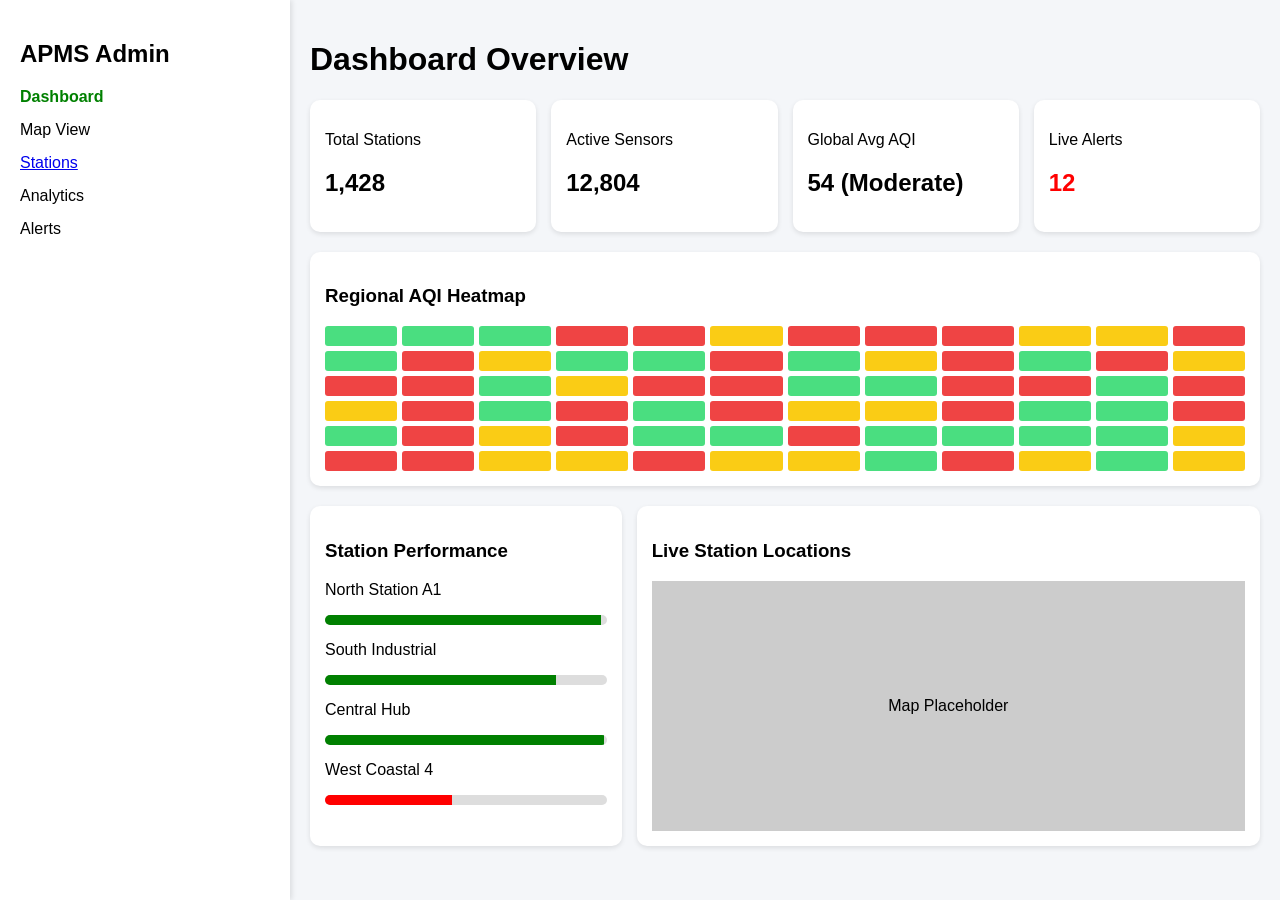
<file: admin/admin_dashboard.html>
<!DOCTYPE html>
<html lang="en">
<head>
  <meta charset="UTF-8">
  <meta name="viewport" content="width=device-width, initial-scale=1.0">
  <title>Air Pollution Admin Dashboard</title>
  <style>
    body { margin:0; font-family: Arial; background:#f4f6f9; }
    .container { display:flex; height:100vh; }
    .sidebar { width:250px; background:white; padding:20px; box-shadow:2px 0 5px rgba(0,0,0,0.1); }
    .sidebar h2 { margin-bottom:20px; }
    .sidebar ul { list-style:none; padding:0; }
    .sidebar li { margin:15px 0; cursor:pointer; }
    .sidebar li.active { color:green; font-weight:bold; }

    .main { flex:1; padding:20px; overflow:auto; }
    .cards { display:grid; grid-template-columns:repeat(4,1fr); gap:15px; }
    .card { background:white; padding:15px; border-radius:10px; box-shadow:0 2px 5px rgba(0,0,0,0.1); }

    .heatmap { margin-top:20px; }
    .grid { display:grid; grid-template-columns:repeat(12,1fr); gap:5px; }
    .cell { height:20px; border-radius:3px; }

    .bottom { display:grid; grid-template-columns:1fr 2fr; gap:15px; margin-top:20px; }
    .progress { background:#ddd; border-radius:10px; overflow:hidden; }
    .progress-bar { height:10px; background:green; }

    .map { height:250px; background:#ccc; display:flex; justify-content:center; align-items:center; }
  </style>
</head>
<body>

<div class="container">
  <div class="sidebar">
    <h2>APMS Admin</h2>
    <ul>
      <li class="active">Dashboard</li>
      <li>Map View</li>
      <li><a href="station_management.html">Stations</a></li>
      <li>Analytics</li>
      <li>Alerts</li>
    </ul>
  </div>

  <div class="main">
    <h1>Dashboard Overview</h1>

    <div class="cards">
      <div class="card"><p>Total Stations</p><h2>1,428</h2></div>
      <div class="card"><p>Active Sensors</p><h2>12,804</h2></div>
      <div class="card"><p>Global Avg AQI</p><h2>54 (Moderate)</h2></div>
      <div class="card"><p>Live Alerts</p><h2 style="color:red">12</h2></div>
    </div>

    <div class="card heatmap">
      <h3>Regional AQI Heatmap</h3>
      <div class="grid" id="heatmap"></div>
    </div>

    <div class="bottom">
      <div class="card">
        <h3>Station Performance</h3>
        <p>North Station A1</p>
        <div class="progress"><div class="progress-bar" style="width:98%"></div></div>

        <p>South Industrial</p>
        <div class="progress"><div class="progress-bar" style="width:82%"></div></div>

        <p>Central Hub</p>
        <div class="progress"><div class="progress-bar" style="width:99%"></div></div>

        <p>West Coastal 4</p>
        <div class="progress"><div class="progress-bar" style="width:45%; background:red"></div></div>
      </div>

      <div class="card">
        <h3>Live Station Locations</h3>
        <div class="map">Map Placeholder</div>
      </div>
    </div>
  </div>
</div>

<script>
  const heatmap = document.getElementById("heatmap");

  for(let i=0;i<72;i++){
    let cell = document.createElement("div");
    cell.classList.add("cell");

    let value = Math.random();
    if(value < 0.3) cell.style.background = "#4ade80";
    else if(value < 0.6) cell.style.background = "#facc15";
    else cell.style.background = "#ef4444";

    heatmap.appendChild(cell);
  }
</script>

</body>
</html>
</file>
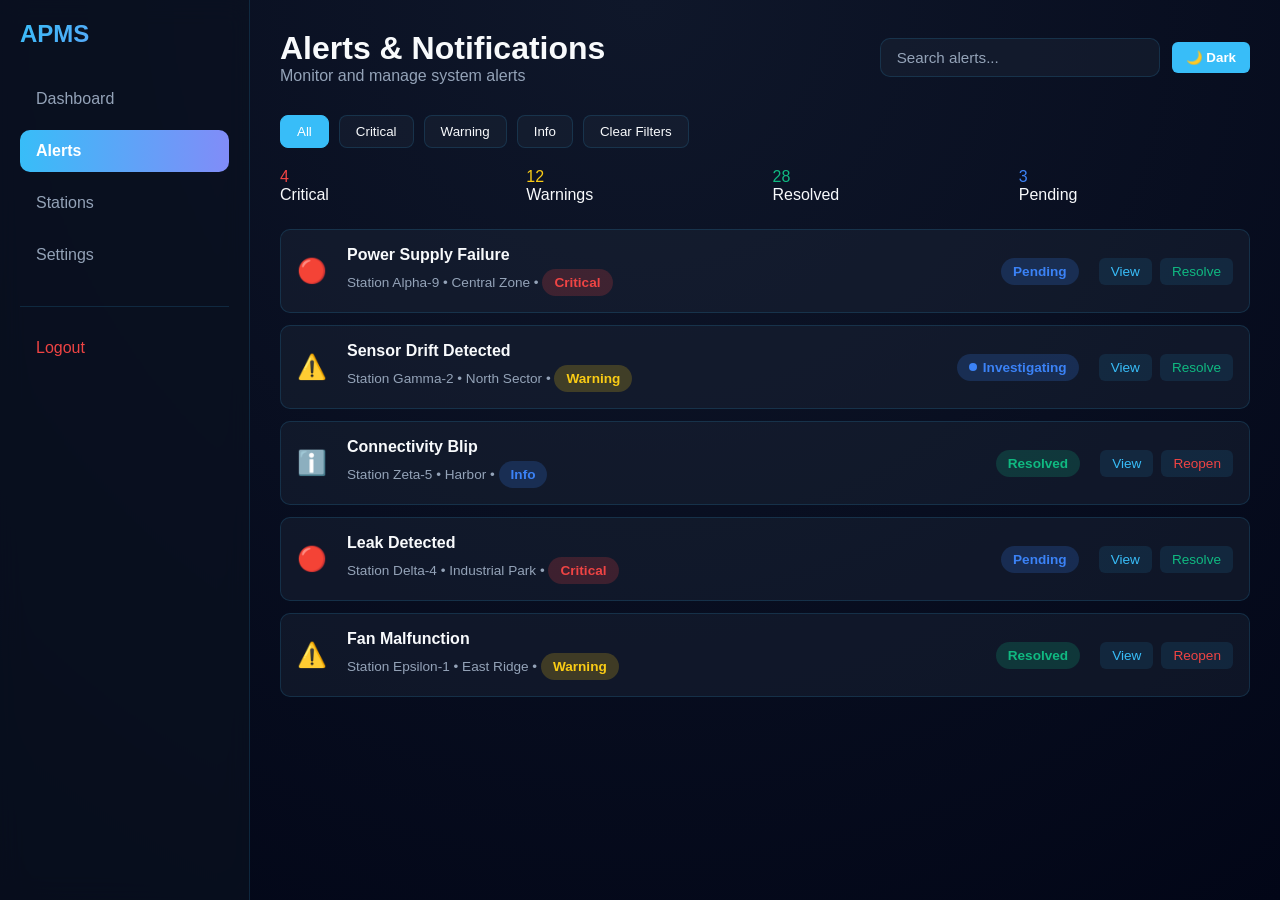
<file: admin/alerts.html>
<!DOCTYPE html>
<html lang="en">
<head>
  <meta charset="UTF-8">
  <meta name="viewport" content="width=device-width, initial-scale=1.0">
  <title>Alerts - APMS</title>
  <link rel="stylesheet" href="../assets/css/admin.css">
  <style>
    .filter-bar {
      display: flex;
      gap: 10px;
      margin-bottom: 20px;
      flex-wrap: wrap;
    }

    .filter-btn {
      padding: 8px 16px;
      border-radius: 8px;
      border: 1px solid var(--card-border);
      background: var(--card-bg);
      color: var(--text-primary);
      cursor: pointer;
      transition: all 0.2s ease;
      font-weight: 500;
    }

    .filter-btn.active {
      background: var(--primary);
      color: white;
      border-color: var(--primary);
    }

    .filter-btn:hover {
      border-color: var(--primary);
    }

    .alert-row {
      background: var(--card-bg);
      border: 1px solid var(--card-border);
      padding: 16px;
      border-radius: 10px;
      margin-bottom: 12px;
      display: grid;
      grid-template-columns: auto 1fr auto auto;
      gap: 20px;
      align-items: center;
      transition: all 0.2s ease;
    }

    .alert-row:hover {
      border-color: var(--primary);
      box-shadow: 0 4px 12px rgba(56, 189, 248, 0.1);
    }

    .alert-icon {
      font-size: 1.5rem;
      min-width: 30px;
      text-align: center;
    }

    .alert-content {
      display: flex;
      flex-direction: column;
      gap: 5px;
    }

    .alert-title {
      color: var(--text-primary);
      font-weight: 600;
    }

    .alert-meta {
      color: var(--text-secondary);
      font-size: 0.85rem;
    }

    .alert-actions {
      display: flex;
      gap: 8px;
    }

    .action-btn {
      padding: 6px 12px;
      border-radius: 6px;
      border: none;
      background: rgba(56, 189, 248, 0.1);
      color: var(--primary);
      cursor: pointer;
      font-size: 0.85rem;
      font-weight: 500;
      transition: all 0.2s ease;
    }

    .action-btn:hover {
      background: rgba(56, 189, 248, 0.2);
    }

    @media (max-width: 768px) {
      .alert-row {
        grid-template-columns: 1fr;
        gap: 10px;
      }

      .alert-actions {
        justify-content: flex-start;
      }
    }
  </style>
</head>
<body>
  <div class="container">
    <!-- Sidebar -->
    <div class="sidebar">
      <h2>APMS</h2>
      <nav class="sidebar-nav">
        <li><a href="dashboard.html">Dashboard</a></li>
        <li><a href="alerts.html" class="active">Alerts</a></li>
        <li><a href="stations.html">Stations</a></li>
        <li><a href="settings.html">Settings</a></li>
        <li style="margin-top: 30px; border-top: 1px solid var(--card-border); padding-top: 20px;">
          <a href="../logout.php" style="color: var(--danger);">Logout</a>
        </li>
      </nav>
    </div>

    <!-- Main Content -->
    <div class="main">
      <div class="page-header">
        <div>
          <h1>Alerts & Notifications</h1>
          <p style="color: var(--text-secondary);">Monitor and manage system alerts</p>
        </div>
        <div class="header-actions">
          <input type="search" class="search-bar" id="searchAlerts" placeholder="Search alerts...">
          <button class="theme-toggle" onclick="toggleTheme()">🌙 Dark</button>
        </div>
      </div>

      <!-- Filters -->
      <div class="filter-bar">
        <button class="filter-btn active" data-filter="all" onclick="filterAlerts('all', this)">All</button>
        <button class="filter-btn" data-filter="critical" onclick="filterAlerts('critical', this)">Critical</button>
        <button class="filter-btn" data-filter="warning" onclick="filterAlerts('warning', this)">Warning</button>
        <button class="filter-btn" data-filter="info" onclick="filterAlerts('info', this)">Info</button>
        <button class="filter-btn" onclick="clearFilters()">Clear Filters</button>
      </div>

      <!-- Summary Stats -->
      <div style="display: grid; grid-template-columns: repeat(auto-fit, minmax(150px, 1fr)); gap: 15px; margin-bottom: 25px;">
        <div class="stat-item">
          <div class="stat-value" style="color: var(--danger);">4</div>
          <div class="stat-label">Critical</div>
        </div>
        <div class="stat-item">
          <div class="stat-value" style="color: var(--warning);">12</div>
          <div class="stat-label">Warnings</div>
        </div>
        <div class="stat-item">
          <div class="stat-value" style="color: var(--success);">28</div>
          <div class="stat-label">Resolved</div>
        </div>
        <div class="stat-item">
          <div class="stat-value" style="color: #3b82f6;">3</div>
          <div class="stat-label">Pending</div>
        </div>
      </div>

      <!-- Alerts List -->
      <div id="alertsList">
        <!-- Critical Alert -->
        <div class="alert-row" data-severity="critical">
          <div class="alert-icon">🔴</div>
          <div class="alert-content">
            <div class="alert-title">Power Supply Failure</div>
            <div class="alert-meta">Station Alpha-9 • Central Zone • <span class="badge badge-critical">Critical</span></div>
          </div>
          <div class="badge badge-info">Pending</div>
          <div class="alert-actions">
            <button class="action-btn" onclick="viewAlert(this)">View</button>
            <button class="action-btn" style="color: var(--success);" onclick="resolveAlert(this)">Resolve</button>
          </div>
        </div>

        <!-- Warning Alert -->
        <div class="alert-row" data-severity="warning">
          <div class="alert-icon">⚠️</div>
          <div class="alert-content">
            <div class="alert-title">Sensor Drift Detected</div>
            <div class="alert-meta">Station Gamma-2 • North Sector • <span class="badge badge-warning">Warning</span></div>
          </div>
          <div class="status-pill" style="background: rgba(59, 130, 246, 0.2); color: #3b82f6;">
            <span style="width: 8px; height: 8px; background: #3b82f6; border-radius: 50%; display: inline-block;"></span>
            Investigating
          </div>
          <div class="alert-actions">
            <button class="action-btn" onclick="viewAlert(this)">View</button>
            <button class="action-btn" style="color: var(--success);" onclick="resolveAlert(this)">Resolve</button>
          </div>
        </div>

        <!-- Info Alert -->
        <div class="alert-row" data-severity="info">
          <div class="alert-icon">ℹ️</div>
          <div class="alert-content">
            <div class="alert-title">Connectivity Blip</div>
            <div class="alert-meta">Station Zeta-5 • Harbor • <span class="badge badge-info">Info</span></div>
          </div>
          <div class="badge badge-success">Resolved</div>
          <div class="alert-actions">
            <button class="action-btn" onclick="viewAlert(this)">View</button>
            <button class="action-btn" style="color: var(--danger);" onclick="reopenAlert(this)">Reopen</button>
          </div>
        </div>

        <!-- Critical Alert -->
        <div class="alert-row" data-severity="critical">
          <div class="alert-icon">🔴</div>
          <div class="alert-content">
            <div class="alert-title">Leak Detected</div>
            <div class="alert-meta">Station Delta-4 • Industrial Park • <span class="badge badge-critical">Critical</span></div>
          </div>
          <div class="badge badge-info">Pending</div>
          <div class="alert-actions">
            <button class="action-btn" onclick="viewAlert(this)">View</button>
            <button class="action-btn" style="color: var(--success);" onclick="resolveAlert(this)">Resolve</button>
          </div>
        </div>

        <!-- Warning Alert -->
        <div class="alert-row" data-severity="warning">
          <div class="alert-icon">⚠️</div>
          <div class="alert-content">
            <div class="alert-title">Fan Malfunction</div>
            <div class="alert-meta">Station Epsilon-1 • East Ridge • <span class="badge badge-warning">Warning</span></div>
          </div>
          <div class="badge badge-success">Resolved</div>
          <div class="alert-actions">
            <button class="action-btn" onclick="viewAlert(this)">View</button>
            <button class="action-btn" style="color: var(--danger);" onclick="reopenAlert(this)">Reopen</button>
          </div>
        </div>
      </div>
    </div>
  </div>

  <script>
    // Theme Toggle
    function toggleTheme() {
      let body = document.body;
      let btn = event.target;
      
      body.classList.toggle("light");
      
      if(body.classList.contains("light")) {
        localStorage.setItem("adminTheme", "light");
        btn.textContent = "☀️ Light";
      } else {
        localStorage.setItem("adminTheme", "dark");
        btn.textContent = "🌙 Dark";
      }
    }

    window.onload = function() {
      let theme = localStorage.getItem("adminTheme");
      let btn = document.querySelector(".theme-toggle");
      
      if(theme === "light") {
        document.body.classList.add("light");
        if(btn) btn.textContent = "☀️ Light";
      } else {
        if(btn) btn.textContent = "🌙 Dark";
      }

      // Search functionality
      document.getElementById('searchAlerts').addEventListener('keyup', function(e) {
        const searchTerm = e.target.value.toLowerCase();
        const alerts = document.querySelectorAll('.alert-row');
        
        alerts.forEach(alert => {
          const text = alert.textContent.toLowerCase();
          alert.style.display = text.includes(searchTerm) ? '' : 'none';
        });
      });
    }

    function filterAlerts(severity, btn) {
      const alerts = document.querySelectorAll('.alert-row');
      
      alerts.forEach(alert => {
        if (severity === 'all') {
          alert.style.display = '';
        } else {
          alert.style.display = alert.getAttribute('data-severity') === severity ? '' : 'none';
        }
      });

      // Update active button
      document.querySelectorAll('.filter-btn').forEach(b => b.classList.remove('active'));
      btn.classList.add('active');
    }

    function clearFilters() {
      document.querySelectorAll('.alert-row').forEach(alert => {
        alert.style.display = '';
      });
      document.getElementById('searchAlerts').value = '';
      document.querySelectorAll('.filter-btn').forEach(b => b.classList.remove('active'));
      document.querySelectorAll('.filter-btn')[0].classList.add('active');
    }

    function viewAlert(btn) {
      const alertRow = btn.closest('.alert-row');
      const title = alertRow.querySelector('.alert-title').textContent;
      alert('Viewing: ' + title + '\n\nFull details would be shown here');
    }

    function resolveAlert(btn) {
      const alertRow = btn.closest('.alert-row');
      const badgeEl = alertRow.children[2];
      badgeEl.innerHTML = '<span class="badge badge-success">Resolved</span>';
      btn.textContent = 'Reopen';
      btn.style.color = 'var(--danger)';
      btn.onclick = function() { reopenAlert(this); };
    }

    function reopenAlert(btn) {
      const alertRow = btn.closest('.alert-row');
      const badgeEl = alertRow.children[2];
      badgeEl.innerHTML = '<span class="badge badge-info">Pending</span>';
      btn.textContent = 'Resolve';
      btn.style.color = 'var(--success)';
      btn.onclick = function() { resolveAlert(this); };
    }
  </script>
</body>
</html>
</file>
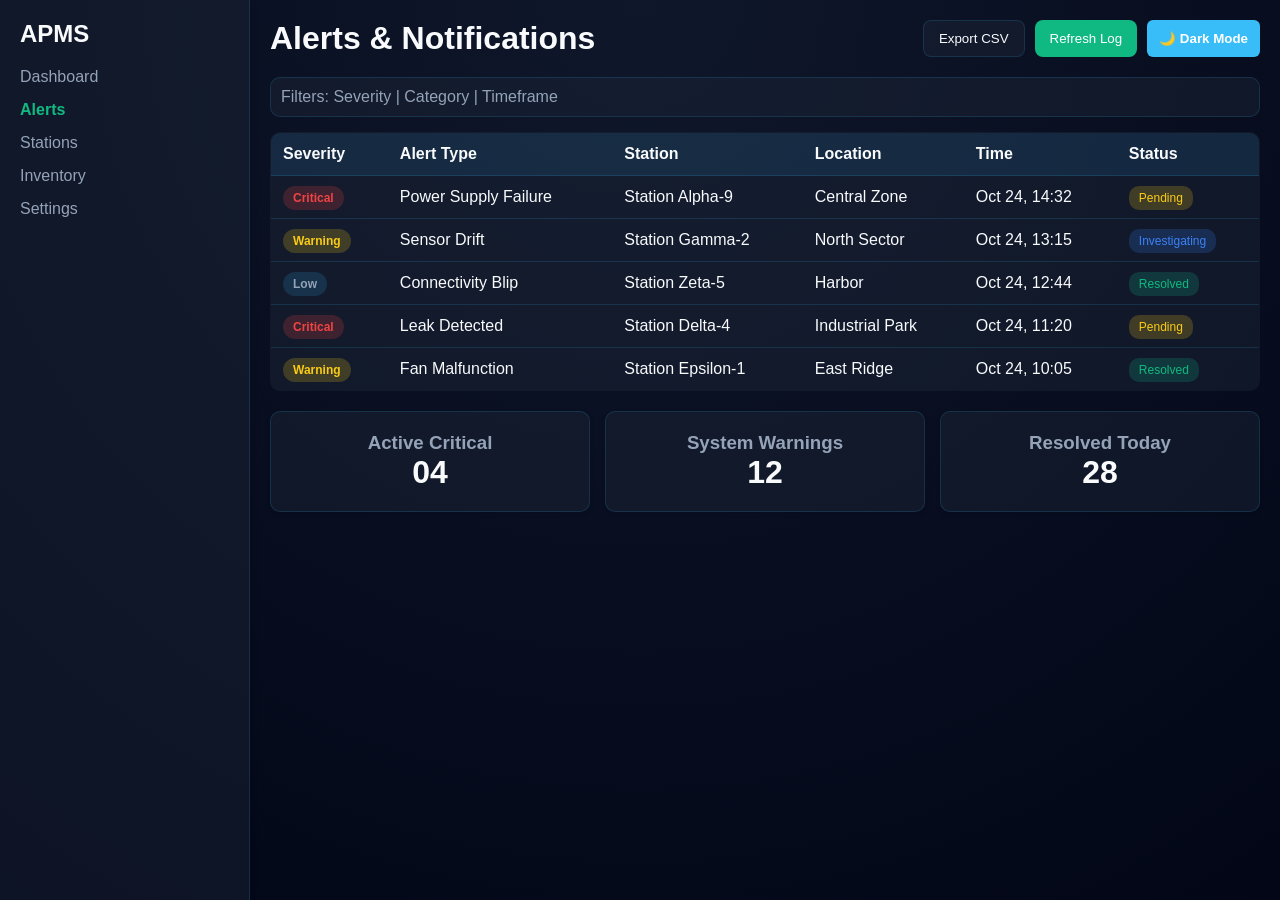
<file: admin/alerts_management.html>
<!DOCTYPE html>
<html lang="en">
<head>
<meta charset="UTF-8">
<meta name="viewport" content="width=device-width, initial-scale=1.0">
<title>Alerts & Notifications</title>
<style>
:root {
  /* DARK THEME (Default) */
  --bg-color: #020617;
  --bg-gradient: radial-gradient(circle at top, #0f172a 0%, #020617 100%);
  --card-bg: rgba(30, 41, 59, 0.4);
  --card-border: rgba(56, 189, 248, 0.15);
  --text-primary: #f8fafc;
  --text-secondary: #94a3b8;
  --primary: #38bdf8;
  --primary-hover: #0ea5e9;
  --accent: #818cf8;
  --danger: #ef4444;
  --warning: #facc15;
  --success: #10b981;
  --shadow-sm: 0 4px 6px -1px rgba(0, 0, 0, 0.1), 0 2px 4px -1px rgba(0, 0, 0, 0.06);
}

body.light {
  /* LIGHT THEME */
  --bg-color: #f8fafc;
  --bg-gradient: radial-gradient(circle at top, #ffffff 0%, #f1f5f9 100%);
  --card-bg: rgba(255, 255, 255, 0.95);
  --card-border: rgba(148, 163, 184, 0.3);
  --text-primary: #0f172a;
  --text-secondary: #475569;
  --primary: #0284c7;
  --primary-hover: #0369a1;
  --accent: #4f46e5;
  --shadow-sm: 0 4px 6px -1px rgba(0, 0, 0, 0.05), 0 2px 4px -1px rgba(0, 0, 0, 0.03);
}

* {
  margin: 0;
  padding: 0;
  box-sizing: border-box;
}

body { 
  font-family: 'Inter', -apple-system, BlinkMacSystemFont, "Segoe UI", Roboto, Helvetica, Arial, sans-serif;
  background-color: var(--bg-color);
  background-image: var(--bg-gradient);
  background-attachment: fixed;
  color: var(--text-primary);
  transition: background-color 0.3s ease, color 0.3s ease;
}

.container { display:flex; height:100vh; }
.sidebar { width:250px; background:var(--card-bg); padding:20px; box-shadow:2px 0 5px rgba(0,0,0,0.1); border-right: 1px solid var(--card-border); }
.sidebar h2 { margin-bottom:20px; color: var(--text-primary); }
.sidebar ul { list-style:none; padding:0; }
.sidebar li { margin:15px 0; cursor:pointer; color: var(--text-secondary); transition: color 0.2s ease; }
.sidebar li:hover { color: var(--text-primary); }
.sidebar li.active { color:var(--success); font-weight:bold; }

.main { flex:1; padding:20px; overflow:auto; }

.topbar { display:flex; justify-content:space-between; align-items:center; margin-bottom:20px; }
.topbar h1 { color: var(--text-primary); }
.button { padding:10px 15px; border:none; border-radius:8px; cursor:pointer; transition: all 0.2s ease; font-weight: 500; }
.green { background:var(--success); color:white; }
.green:hover { background: var(--primary-hover); }
.gray { background:var(--card-bg); color: var(--text-primary); border: 1px solid var(--card-border); }
.gray:hover { background: rgba(56, 189, 248, 0.1); }
.theme-toggle { background: var(--primary); color: white; padding: 8px 12px; border-radius: 6px; cursor: pointer; border: none; font-weight: 600; transition: all 0.2s ease; }
.theme-toggle:hover { background: var(--primary-hover); }

.filters { background:var(--card-bg); padding:10px; border-radius:10px; margin-bottom:15px; color: var(--text-secondary); border: 1px solid var(--card-border); }

.table { width:100%; border-collapse:collapse; background:var(--card-bg); border-radius:10px; overflow:hidden; border: 1px solid var(--card-border); }
.table th, .table td { padding:12px; text-align:left; color: var(--text-primary); }
.table th { background:rgba(56, 189, 248, 0.1); font-weight: 600; }
.table tr { border-bottom:1px solid var(--card-border); }
.table tr:last-child { border-bottom: none; }

.badge { padding:5px 10px; border-radius:20px; font-size:12px; font-weight: 600; }
.critical { background: rgba(239, 68, 68, 0.2); color: var(--danger); }
.warning { background: rgba(250, 204, 21, 0.2); color: var(--warning); }
.low { background: var(--card-border); color: var(--text-secondary); }

.status { padding:5px 10px; border-radius:10px; font-size:12px; }
.pending { background: rgba(250, 204, 21, 0.2); color: var(--warning); }
.investigating { background: rgba(59, 130, 246, 0.2); color: #3b82f6; }
.resolved { background: rgba(16, 185, 129, 0.2); color: var(--success); }

.cards { display:grid; grid-template-columns:repeat(3,1fr); gap:15px; margin-top:20px; }
.card { background:var(--card-bg); padding:20px; border-radius:10px; box-shadow:0 2px 5px rgba(0,0,0,0.1); text-align:center; border: 1px solid var(--card-border); }
.card h3 { color: var(--text-secondary); }
.card h1 { color: var(--text-primary); }
</style>
</head>
<body>

<div class="container">

  <div class="sidebar">
    <h2>APMS</h2>
    <ul>
      <li>Dashboard</li>
      <li class="active">Alerts</li>
      <li>Stations</li>
      <li>Inventory</li>
      <li>Settings</li>
    </ul>
  </div>

  <div class="main">

    <div class="topbar">
      <h1>Alerts & Notifications</h1>
      <div style="display:flex; gap:10px;">
        <button class="button gray">Export CSV</button>
        <button class="button green">Refresh Log</button>
        <button class="theme-toggle" onclick="toggleTheme()">🌙 Dark Mode</button>
      </div>
    </div>

    <div class="filters">
      Filters: Severity | Category | Timeframe
    </div>

    <table class="table">
      <tr>
        <th>Severity</th>
        <th>Alert Type</th>
        <th>Station</th>
        <th>Location</th>
        <th>Time</th>
        <th>Status</th>
      </tr>

      <tr>
        <td><span class="badge critical">Critical</span></td>
        <td>Power Supply Failure</td>
        <td>Station Alpha-9</td>
        <td>Central Zone</td>
        <td>Oct 24, 14:32</td>
        <td><span class="status pending">Pending</span></td>
      </tr>

      <tr>
        <td><span class="badge warning">Warning</span></td>
        <td>Sensor Drift</td>
        <td>Station Gamma-2</td>
        <td>North Sector</td>
        <td>Oct 24, 13:15</td>
        <td><span class="status investigating">Investigating</span></td>
      </tr>

      <tr>
        <td><span class="badge low">Low</span></td>
        <td>Connectivity Blip</td>
        <td>Station Zeta-5</td>
        <td>Harbor</td>
        <td>Oct 24, 12:44</td>
        <td><span class="status resolved">Resolved</span></td>
      </tr>

      <tr>
        <td><span class="badge critical">Critical</span></td>
        <td>Leak Detected</td>
        <td>Station Delta-4</td>
        <td>Industrial Park</td>
        <td>Oct 24, 11:20</td>
        <td><span class="status pending">Pending</span></td>
      </tr>

      <tr>
        <td><span class="badge warning">Warning</span></td>
        <td>Fan Malfunction</td>
        <td>Station Epsilon-1</td>
        <td>East Ridge</td>
        <td>Oct 24, 10:05</td>
        <td><span class="status resolved">Resolved</span></td>
      </tr>

    </table>

    <div class="cards">
      <div class="card"><h3>Active Critical</h3><h1>04</h1></div>
      <div class="card"><h3>System Warnings</h3><h1>12</h1></div>
      <div class="card"><h3>Resolved Today</h3><h1>28</h1></div>
    </div>

  </div>
</div>

<script>
function toggleTheme() {
  let body = document.body;
  let btn = event.target;
  
  body.classList.toggle("light");
  
  if(body.classList.contains("light")) {
    localStorage.setItem("theme", "light");
    btn.textContent = "☀️ Light Mode";
  } else {
    localStorage.setItem("theme", "dark");
    btn.textContent = "🌙 Dark Mode";
  }
}

window.onload = function() {
  let theme = localStorage.getItem("theme");
  let btn = document.querySelector(".theme-toggle");
  
  if(theme === "light") {
    document.body.classList.add("light");
    if(btn) btn.textContent = "☀️ Light Mode";
  } else {
    if(btn) btn.textContent = "🌙 Dark Mode";
  }
}
</script>

</body>
</html>
</file>
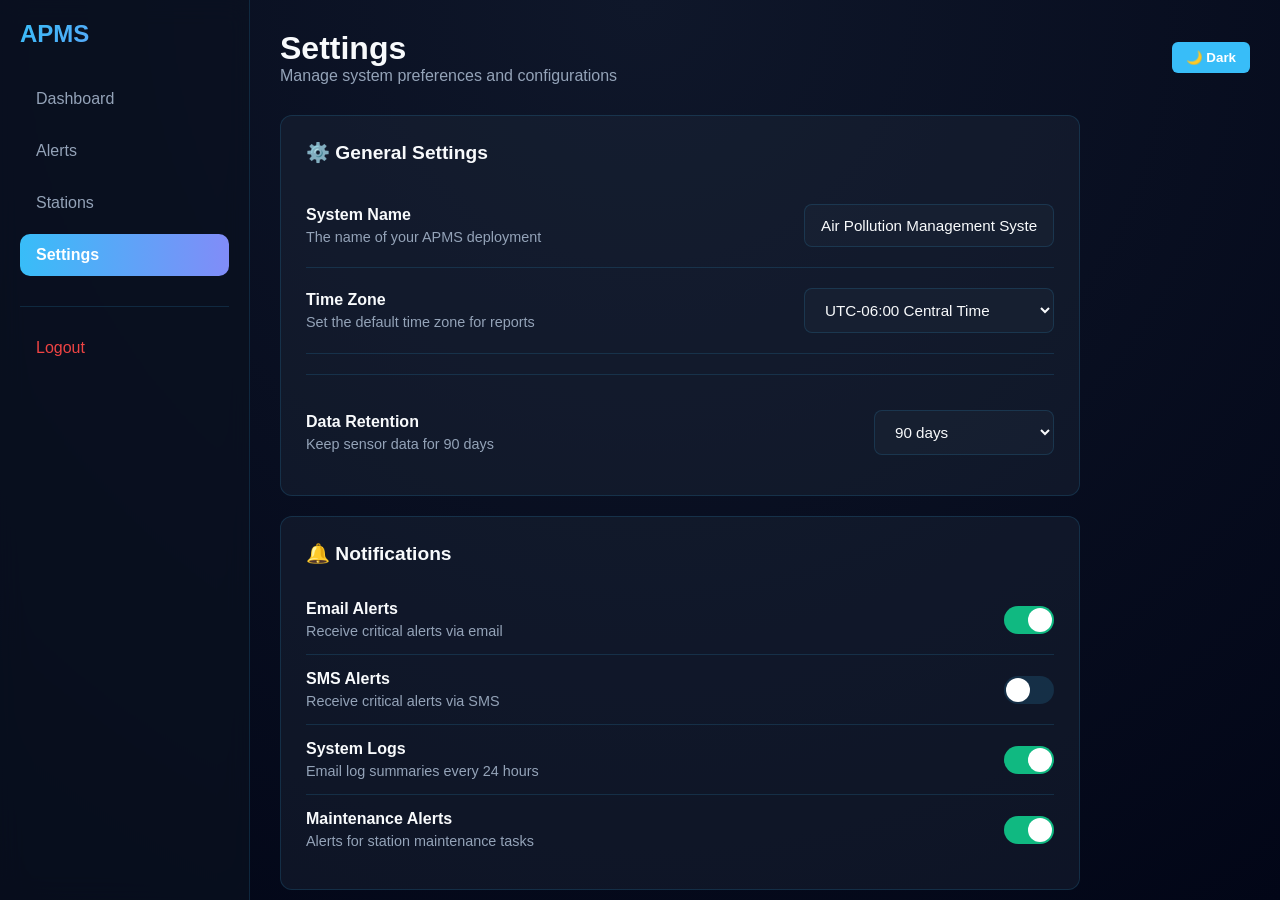
<file: admin/settings.html>
<!DOCTYPE html>
<html lang="en">
<head>
  <meta charset="UTF-8">
  <meta name="viewport" content="width=device-width, initial-scale=1.0">
  <title>Settings - APMS</title>
  <link rel="stylesheet" href="../assets/css/admin.css">
  <style>
    .settings-container {
      max-width: 800px;
    }

    .settings-section {
      background: var(--card-bg);
      border: 1px solid var(--card-border);
      border-radius: 12px;
      padding: 25px;
      margin-bottom: 20px;
    }

    .settings-section h3 {
      color: var(--text-primary);
      font-size: 1.2rem;
      margin-bottom: 20px;
      display: flex;
      align-items: center;
      gap: 10px;
    }

    .settings-divider {
      height: 1px;
      background: var(--card-border);
      margin: 20px 0;
    }

    .setting-item {
      display: grid;
      grid-template-columns: 1fr auto;
      gap: 20px;
      align-items: center;
      padding: 15px 0;
      border-bottom: 1px solid var(--card-border);
    }

    .setting-item:last-of-type {
      border-bottom: none;
    }

    .setting-label {
      display: flex;
      flex-direction: column;
      gap: 5px;
    }

    .setting-name {
      color: var(--text-primary);
      font-weight: 600;
    }

    .setting-description {
      color: var(--text-secondary);
      font-size: 0.9rem;
    }

    .toggle-switch {
      width: 50px;
      height: 28px;
      background: var(--card-border);
      border-radius: 14px;
      cursor: pointer;
      position: relative;
      transition: background 0.3s ease;
      border: none;
      padding: 0;
    }

    .toggle-switch.active {
      background: var(--success);
    }

    .toggle-switch::after {
      content: '';
      position: absolute;
      width: 24px;
      height: 24px;
      background: white;
      border-radius: 50%;
      top: 2px;
      left: 2px;
      transition: left 0.3s ease;
    }

    .toggle-switch.active::after {
      left: 24px;
    }

    .settings-grid {
      display: grid;
      grid-template-columns: repeat(auto-fit, minmax(200px, 1fr));
      gap: 15px;
      margin-top: 10px;
    }

    .settings-card {
      background: rgba(56, 189, 248, 0.05);
      border: 1px solid rgba(56, 189, 248, 0.2);
      padding: 15px;
      border-radius: 8px;
      padding: 15px;
    }

    .settings-card h4 {
      color: var(--text-primary);
      margin-bottom: 8px;
      font-size: 0.95rem;
    }

    .settings-card p {
      color: var(--text-secondary);
      font-size: 0.85rem;
    }

    .button-group {
      display: flex;
      gap: 10px;
      margin-top: 20px;
      padding-top: 20px;
      border-top: 1px solid var(--card-border);
    }

    .select-group {
      display: grid;
      grid-template-columns: 1fr auto;
      gap: 20px;
      align-items: center;
      padding: 20px 0;
      border-bottom: 1px solid var(--card-border);
    }

    .select-group:last-of-type {
      border-bottom: none;
    }

    .danger-zone {
      background: rgba(239, 68, 68, 0.05);
      border: 1px solid rgba(239, 68, 68, 0.2);
      border-radius: 12px;
      padding: 25px;
      margin-top: 30px;
    }

    .danger-zone h3 {
      color: var(--danger);
      margin-bottom: 15px;
    }

    @media (max-width: 768px) {
      .setting-item,
      .select-group {
        grid-template-columns: 1fr;
        gap: 15px;
      }
    }
  </style>
</head>
<body>
  <div class="container">
    <!-- Sidebar -->
    <div class="sidebar">
      <h2>APMS</h2>
      <nav class="sidebar-nav">
        <li><a href="dashboard.html">Dashboard</a></li>
        <li><a href="alerts.html">Alerts</a></li>
        <li><a href="stations.html">Stations</a></li>
        <li><a href="settings.html" class="active">Settings</a></li>
        <li style="margin-top: 30px; border-top: 1px solid var(--card-border); padding-top: 20px;">
          <a href="../logout.php" style="color: var(--danger);">Logout</a>
        </li>
      </nav>
    </div>

    <!-- Main Content -->
    <div class="main">
      <div class="page-header" style="margin-bottom: 30px;">
        <div>
          <h1>Settings</h1>
          <p style="color: var(--text-secondary);">Manage system preferences and configurations</p>
        </div>
        <button class="theme-toggle" onclick="toggleTheme()">🌙 Dark</button>
      </div>

      <div class="settings-container">
        <!-- General Settings -->
        <div class="settings-section">
          <h3>⚙️ General Settings</h3>

          <div class="select-group">
            <div class="setting-label">
              <div class="setting-name">System Name</div>
              <div class="setting-description">The name of your APMS deployment</div>
            </div>
            <input type="text" class="form-input" value="Air Pollution Management System" style="width: 250px;">
          </div>

          <div class="select-group">
            <div class="setting-label">
              <div class="setting-name">Time Zone</div>
              <div class="setting-description">Set the default time zone for reports</div>
            </div>
            <select class="form-select" style="width: 250px;">
              <option>UTC-05:00 Eastern Time</option>
              <option selected>UTC-06:00 Central Time</option>
              <option>UTC-07:00 Mountain Time</option>
              <option>UTC-08:00 Pacific Time</option>
              <option>UTC+00:00 UTC</option>
            </select>
          </div>

          <div class="settings-divider"></div>

          <div class="setting-item">
            <div class="setting-label">
              <div class="setting-name">Data Retention</div>
              <div class="setting-description">Keep sensor data for 90 days</div>
            </div>
            <select class="form-select" style="width: 180px;">
              <option>30 days</option>
              <option selected>90 days</option>
              <option>1 year</option>
              <option>2 years</option>
            </select>
          </div>
        </div>

        <!-- Notification Settings -->
        <div class="settings-section">
          <h3>🔔 Notifications</h3>

          <div class="setting-item">
            <div class="setting-label">
              <div class="setting-name">Email Alerts</div>
              <div class="setting-description">Receive critical alerts via email</div>
            </div>
            <button class="toggle-switch active" onclick="toggleNotification(this)"></button>
          </div>

          <div class="setting-item">
            <div class="setting-label">
              <div class="setting-name">SMS Alerts</div>
              <div class="setting-description">Receive critical alerts via SMS</div>
            </div>
            <button class="toggle-switch" onclick="toggleNotification(this)"></button>
          </div>

          <div class="setting-item">
            <div class="setting-label">
              <div class="setting-name">System Logs</div>
              <div class="setting-description">Email log summaries every 24 hours</div>
            </div>
            <button class="toggle-switch active" onclick="toggleNotification(this)"></button>
          </div>

          <div class="setting-item">
            <div class="setting-label">
              <div class="setting-name">Maintenance Alerts</div>
              <div class="setting-description">Alerts for station maintenance tasks</div>
            </div>
            <button class="toggle-switch active" onclick="toggleNotification(this)"></button>
          </div>
        </div>

        <!-- Monitoring Settings -->
        <div class="settings-section">
          <h3>📊 Monitoring Settings</h3>

          <div class="select-group">
            <div class="setting-label">
              <div class="setting-name">Alert Threshold (PM2.5)</div>
              <div class="setting-description">Trigger alert when PM2.5 exceeds this value</div>
            </div>
            <input type="number" class="form-input" value="50" style="width: 120px;" placeholder="µg/m³">
          </div>

          <div class="select-group">
            <div class="setting-label">
              <div class="setting-name">Alert Threshold (CO2)</div>
              <div class="setting-description">Trigger alert when CO2 exceeds this value</div>
            </div>
            <input type="number" class="form-input" value="450" style="width: 120px;" placeholder="ppm">
          </div>

          <div class="setting-item">
            <div class="setting-label">
              <div class="setting-name">Real-time Monitoring</div>
              <div class="setting-description">Enable real-time sensor data processing</div>
            </div>
            <button class="toggle-switch active" onclick="toggleNotification(this)"></button>
          </div>

          <div class="setting-item">
            <div class="setting-label">
              <div class="setting-name">Machine Learning Predictions</div>
              <div class="setting-description">Use ML to predict pollution patterns</div>
            </div>
            <button class="toggle-switch" onclick="toggleNotification(this)"></button>
          </div>
        </div>

        <!-- Security Settings -->
        <div class="settings-section">
          <h3>🔒 Security</h3>

          <div class="setting-item">
            <div class="setting-label">
              <div class="setting-name">Two-Factor Authentication</div>
              <div class="setting-description">Add an extra layer of security to your account</div>
            </div>
            <button class="btn btn-secondary" style="padding: 8px 16px; font-size: 0.9rem;">Enable</button>
          </div>

          <div class="setting-item">
            <div class="setting-label">
              <div class="setting-name">API Keys</div>
              <div class="setting-description">Manage API keys for external integrations</div>
            </div>
            <button class="btn btn-secondary" style="padding: 8px 16px; font-size: 0.9rem;">Manage</button>
          </div>

          <div class="settings-divider"></div>

          <div class="setting-item">
            <div class="setting-label">
              <div class="setting-name">Active Sessions</div>
              <div class="setting-description">You are logged in from 1 device</div>
            </div>
            <button class="btn btn-secondary" style="padding: 8px 16px; font-size: 0.9rem;">View</button>
          </div>
        </div>

        <!-- Danger Zone -->
        <div class="danger-zone">
          <h3>⚠️ Danger Zone</h3>
          <p style="color: var(--text-secondary); margin-bottom: 15px;">These actions cannot be undone. Please proceed with caution.</p>

          <div style="display: grid; grid-template-columns: repeat(auto-fit, minmax(200px, 1fr)); gap: 10px;">
            <button class="btn btn-danger" onclick="resetSettings()">Reset All Settings</button>
            <button class="btn btn-danger" onclick="deleteAllData()">Delete All Data</button>
          </div>
        </div>

        <!-- Save Settings -->
        <div class="button-group">
          <button class="btn btn-primary" onclick="saveSettings()">💾 Save Changes</button>
          <button class="btn btn-secondary" onclick="resetForm()">Reset</button>
        </div>
      </div>
    </div>
  </div>

  <script>
    // Theme Toggle
    function toggleTheme() {
      let body = document.body;
      let btn = event.target;
      
      body.classList.toggle("light");
      
      if(body.classList.contains("light")) {
        localStorage.setItem("adminTheme", "light");
        btn.textContent = "☀️ Light";
      } else {
        localStorage.setItem("adminTheme", "dark");
        btn.textContent = "🌙 Dark";
      }
    }

    window.onload = function() {
      let theme = localStorage.getItem("adminTheme");
      let btn = document.querySelector(".theme-toggle");
      
      if(theme === "light") {
        document.body.classList.add("light");
        if(btn) btn.textContent = "☀️ Light";
      } else {
        if(btn) btn.textContent = "🌙 Dark";
      }
    }

    function toggleNotification(btn) {
      btn.classList.toggle('active');
    }

    function saveSettings() {
      alert('✓ Settings saved successfully!');
    }

    function resetForm() {
      location.reload();
    }

    function resetSettings() {
      if(confirm('Are you sure you want to reset all settings to defaults? This cannot be undone.')) {
        alert('Settings reset to defaults');
        location.reload();
      }
    }

    function deleteAllData() {
      if(confirm('WARNING: This will delete ALL data permanently. Type "DELETE" to confirm.')) {
        const input = prompt('Type DELETE to confirm:');
        if(input === 'DELETE') {
          alert('All data has been deleted');
          location.reload();
        }
      }
    }
  </script>
</body>
</html>
</file>
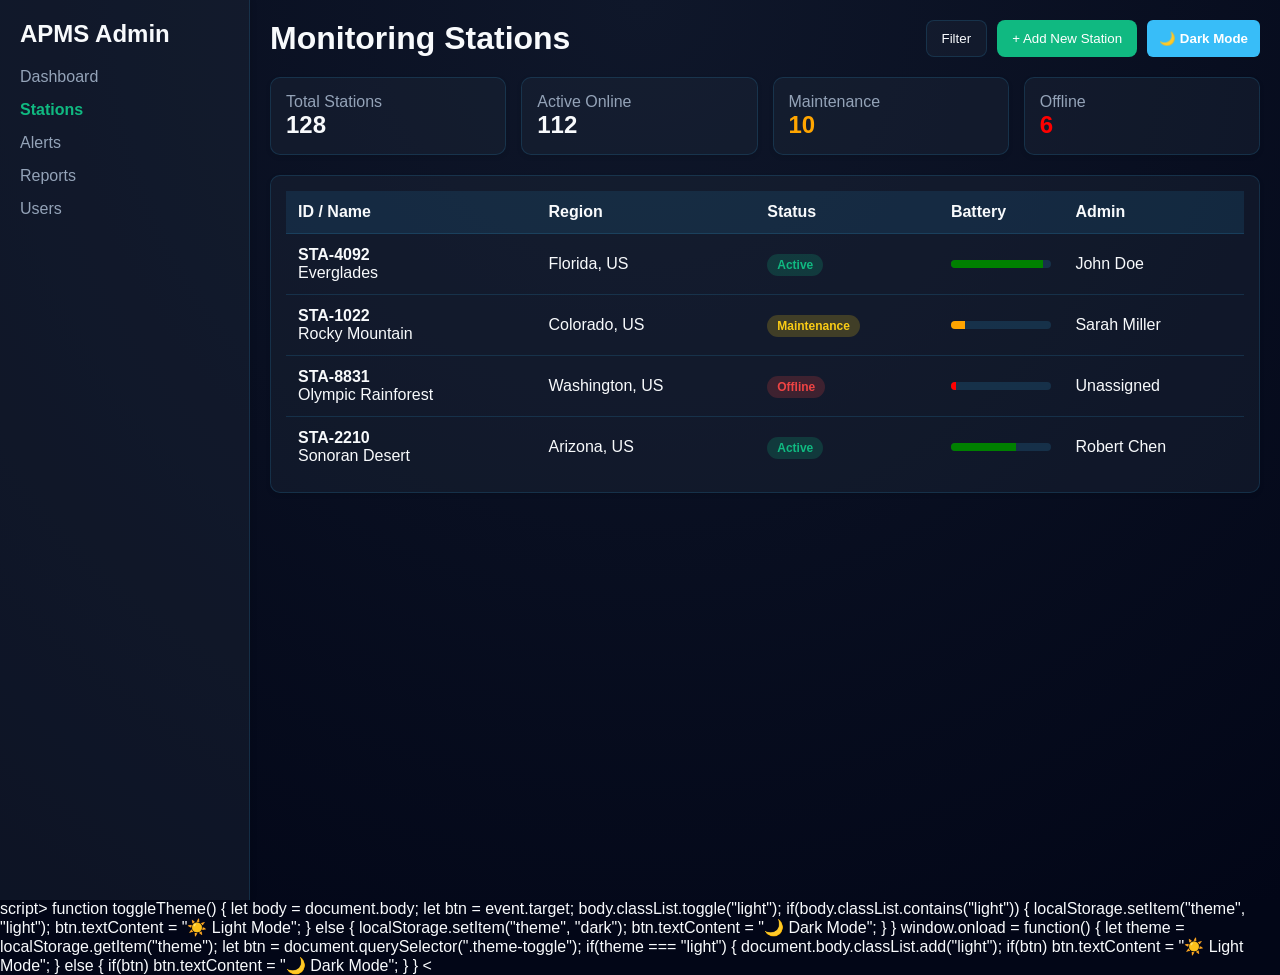
<file: admin/station_management.html>
<!DOCTYPE html>
<html lang="en">
<head>
<meta charset="UTF-8">
<meta name="viewport" content="width=device-width, initial-scale=1.0">
<title>Station Management</title>
<style>
:root {
  /* DARK THEME (Default) */
  --bg-color: #020617;
  --bg-gradient: radial-gradient(circle at top, #0f172a 0%, #020617 100%);
  --card-bg: rgba(30, 41, 59, 0.4);
  --card-border: rgba(56, 189, 248, 0.15);
  --text-primary: #f8fafc;
  --text-secondary: #94a3b8;
  --primary: #38bdf8;
  --primary-hover: #0ea5e9;
  --accent: #818cf8;
  --danger: #ef4444;
  --warning: #facc15;
  --success: #10b981;
  --shadow-sm: 0 4px 6px -1px rgba(0, 0, 0, 0.1), 0 2px 4px -1px rgba(0, 0, 0, 0.06);
}

body.light {
  /* LIGHT THEME */
  --bg-color: #f8fafc;
  --bg-gradient: radial-gradient(circle at top, #ffffff 0%, #f1f5f9 100%);
  --card-bg: rgba(255, 255, 255, 0.95);
  --card-border: rgba(148, 163, 184, 0.3);
  --text-primary: #0f172a;
  --text-secondary: #475569;
  --primary: #0284c7;
  --primary-hover: #0369a1;
  --accent: #4f46e5;
  --shadow-sm: 0 4px 6px -1px rgba(0, 0, 0, 0.05), 0 2px 4px -1px rgba(0, 0, 0, 0.03);
}

* {
  margin: 0;
  padding: 0;
  box-sizing: border-box;
}

body {
  font-family: 'Inter', -apple-system, BlinkMacSystemFont, "Segoe UI", Roboto, Helvetica, Arial, sans-serif;
  background-color: var(--bg-color);
  background-image: var(--bg-gradient);
  background-attachment: fixed;
  color: var(--text-primary);
  transition: background-color 0.3s ease, color 0.3s ease;
}

.container { display:flex; height:100vh; }
.sidebar { width:250px; background:var(--card-bg); padding:20px; box-shadow:2px 0 5px rgba(0,0,0,0.1); border-right: 1px solid var(--card-border); }
.sidebar h2 { margin-bottom:20px; color: var(--text-primary); }
.sidebar ul { list-style:none; padding:0; }
.sidebar li { margin:15px 0; cursor:pointer; color: var(--text-secondary); transition: color 0.2s ease; }
.sidebar li:hover { color: var(--text-primary); }
.sidebar li.active { color:var(--success); font-weight:bold; }

.main { flex:1; padding:20px; overflow:auto; }
.cards { display:grid; grid-template-columns:repeat(4,1fr); gap:15px; margin-bottom:20px; }
.card { background:var(--card-bg); padding:15px; border-radius:10px; box-shadow:0 2px 5px rgba(0,0,0,0.1); border: 1px solid var(--card-border); }
.card p { color: var(--text-secondary); }
.card h2 { color: var(--text-primary); }

.table { width:100%; border-collapse:collapse; }
.table th, .table td { padding:12px; text-align:left; color: var(--text-primary); }
.table th { background:rgba(56, 189, 248, 0.1); font-weight: 600; }
.table tr { border-bottom:1px solid var(--card-border); }
.table tr:last-child { border-bottom: none; }

.progress { background:var(--card-border); border-radius:10px; overflow:hidden; height:8px; }
.progress-bar { height:8px; }

.status { padding:4px 10px; border-radius:20px; font-size:12px; font-weight: 600; }
.status.active { background: rgba(16, 185, 129, 0.2); color: var(--success); }
.status.maintenance { background: rgba(250, 204, 21, 0.2); color: var(--warning); }
.status.offline { background: rgba(239, 68, 68, 0.2); color: var(--danger); }

.topbar { display:flex; justify-content:space-between; align-items:center; margin-bottom:20px; }
.topbar h1 { color: var(--text-primary); }
.button { padding:10px 15px; border:none; border-radius:8px; cursor:pointer; transition: all 0.2s ease; font-weight: 500; }
.green { background:var(--success); color:white; }
.green:hover { background: var(--primary-hover); }
.gray { background:var(--card-bg); color: var(--text-primary); border: 1px solid var(--card-border); }
.gray:hover { background: rgba(56, 189, 248, 0.1); }
.theme-toggle { background: var(--primary); color: white; padding: 8px 12px; border-radius: 6px; cursor: pointer; border: none; font-weight: 600; transition: all 0.2s ease; }
.theme-toggle:hover { background: var(--primary-hover); }
</style>
</head>
<body>

<div class="container">
  <div class="sidebar">
    <h2>APMS Admin</h2>
    <ul>
      <li>Dashboard</li>
      <li class="active">Stations</li>
      <li>Alerts</li>
      <li>Reports</li>
      <li>Users</li>
    </ul>
  </div>

  <div class="main">

    <div class="topbar">
      <h1>Monitoring Stations</h1>
      <div style="display:flex; gap:10px;">
        <button class="button gray">Filter</button>
        <button class="button green">+ Add New Station</button>
        <button class="theme-toggle" onclick="toggleTheme()">🌙 Dark Mode</button>
      </div>
    </div>

    <div class="cards">
      <div class="card"><p>Total Stations</p><h2>128</h2></div>
      <div class="card"><p>Active Online</p><h2>112</h2></div>
      <div class="card"><p>Maintenance</p><h2 style="color:orange">10</h2></div>
      <div class="card"><p>Offline</p><h2 style="color:red">6</h2></div>
    </div>

    <div class="card">
      <table class="table">
        <tr>
          <th>ID / Name</th>
          <th>Region</th>
          <th>Status</th>
          <th>Battery</th>
          <th>Admin</th>
        </tr>

        <tr>
          <td><b>STA-4092</b><br>Everglades</td>
          <td>Florida, US</td>
          <td><span class="status active">Active</span></td>
          <td><div class="progress"><div class="progress-bar" style="width:92%; background:green"></div></div></td>
          <td>John Doe</td>
        </tr>

        <tr>
          <td><b>STA-1022</b><br>Rocky Mountain</td>
          <td>Colorado, US</td>
          <td><span class="status maintenance">Maintenance</span></td>
          <td><div class="progress"><div class="progress-bar" style="width:14%; background:orange"></div></div></td>
          <td>Sarah Miller</td>
        </tr>

        <tr>
          <td><b>STA-8831</b><br>Olympic Rainforest</td>
          <td>Washington, US</td>
          <td><span class="status offline">Offline</span></td>
          <td><div class="progress"><div class="progress-bar" style="width:5%; background:red"></div></div></td>
          <td>Unassigned</td>
        </tr>

        <tr>
          <td><b>STA-2210</b><br>Sonoran Desert</td>
          <td>Arizona, US</td>
          <td><span class="status active">Active</span></td>
          <td><div class="progress"><div class="progress-bar" style="width:65%; background:green"></div></div></td>
          <td>Robert Chen</td>
        </tr>

      </table>
    </div>

  </div>
</div>
script>
function toggleTheme() {
  let body = document.body;
  let btn = event.target;
  
  body.classList.toggle("light");
  
  if(body.classList.contains("light")) {
    localStorage.setItem("theme", "light");
    btn.textContent = "☀️ Light Mode";
  } else {
    localStorage.setItem("theme", "dark");
    btn.textContent = "🌙 Dark Mode";
  }
}

window.onload = function() {
  let theme = localStorage.getItem("theme");
  let btn = document.querySelector(".theme-toggle");
  
  if(theme === "light") {
    document.body.classList.add("light");
    if(btn) btn.textContent = "☀️ Light Mode";
  } else {
    if(btn) btn.textContent = "🌙 Dark Mode";
  }
}
</script>

<
</body>
</html>
</file>
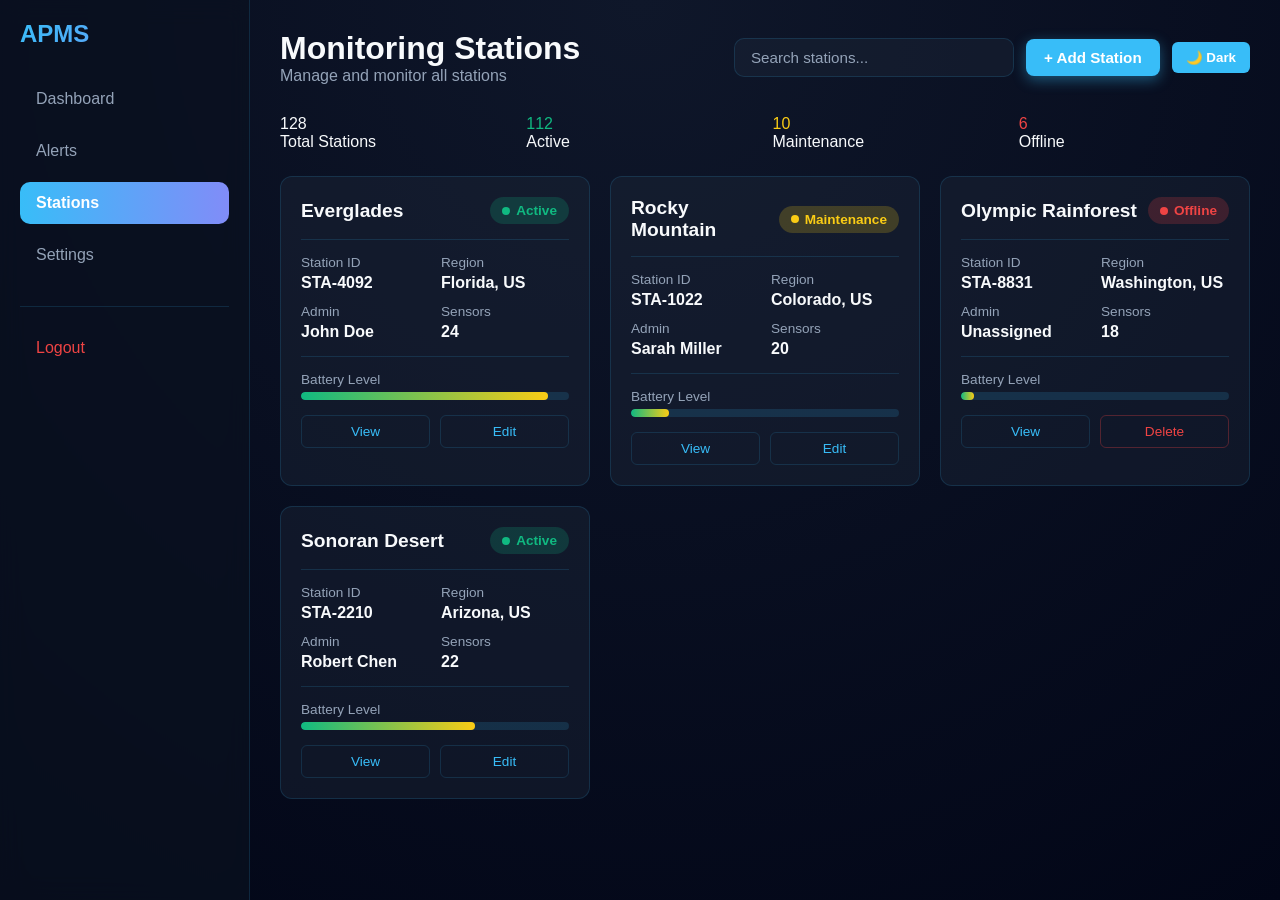
<file: admin/stations.html>
<!DOCTYPE html>
<html lang="en">
<head>
  <meta charset="UTF-8">
  <meta name="viewport" content="width=device-width, initial-scale=1.0">
  <title>Stations - APMS</title>
  <link rel="stylesheet" href="../assets/css/admin.css">
  <style>
    .stations-grid {
      display: grid;
      grid-template-columns: repeat(auto-fill, minmax(280px, 1fr));
      gap: 20px;
      margin-bottom: 30px;
    }

    .station-card {
      background: var(--card-bg);
      border: 1px solid var(--card-border);
      border-radius: 12px;
      padding: 20px;
      cursor: pointer;
      transition: all 0.3s ease;
    }

    .station-card:hover {
      border-color: var(--primary);
      box-shadow: 0 10px 30px rgba(56, 189, 248, 0.2);
      transform: translateY(-5px);
    }

    .station-header {
      display: flex;
      justify-content: space-between;
      align-items: center;
      margin-bottom: 15px;
    }

    .station-name {
      font-size: 1.2rem;
      font-weight: 700;
      color: var(--text-primary);
    }

    .station-info {
      display: grid;
      grid-template-columns: 1fr 1fr;
      gap: 12px;
      margin: 15px 0;
      padding: 15px 0;
      border-top: 1px solid var(--card-border);
      border-bottom: 1px solid var(--card-border);
    }

    .info-item {
      display: flex;
      flex-direction: column;
    }

    .info-label {
      color: var(--text-secondary);
      font-size: 0.85rem;
      margin-bottom: 4px;
    }

    .info-value {
      color: var(--text-primary);
      font-weight: 600;
    }

    .battery-bar {
      background: var(--card-border);
      border-radius: 8px;
      overflow: hidden;
      height: 8px;
      margin-bottom: 15px;
    }

    .battery-fill {
      height: 100%;
      background: linear-gradient(90deg, var(--success), var(--warning));
      border-radius: 8px;
    }

    .card-actions {
      display: grid;
      grid-template-columns: 1fr 1fr;
      gap: 10px;
    }

    .card-action-btn {
      padding: 8px 12px;
      border-radius: 6px;
      border: 1px solid var(--card-border);
      background: transparent;
      color: var(--primary);
      cursor: pointer;
      font-weight: 500;
      font-size: 0.85rem;
      transition: all 0.2s ease;
    }

    .card-action-btn:hover {
      background: rgba(56, 189, 248, 0.1);
      border-color: var(--primary);
    }

    .card-action-btn.danger {
      color: var(--danger);
      border-color: rgba(239, 68, 68, 0.3);
    }

    .card-action-btn.danger:hover {
      background: rgba(239, 68, 68, 0.1);
      border-color: var(--danger);
    }

    .modal-overlay {
      display: none;
      position: fixed;
      top: 0;
      left: 0;
      width: 100%;
      height: 100%;
      background: rgba(0, 0, 0, 0.7);
      backdrop-filter: blur(4px);
      z-index: 2000;
      align-items: center;
      justify-content: center;
    }

    .modal-overlay.active {
      display: flex;
    }

    .modal-box {
      background: var(--card-bg);
      border: 1px solid var(--card-border);
      border-radius: 12px;
      padding: 30px;
      max-width: 500px;
      width: 90%;
      box-shadow: 0 20px 60px rgba(0, 0, 0, 0.3);
    }

    .modal-close {
      position: absolute;
      top: 15px;
      right: 15px;
      background: transparent;
      border: none;
      color: var(--text-secondary);
      font-size: 1.5rem;
      cursor: pointer;
    }
  </style>
</head>
<body>
  <div class="container">
    <!-- Sidebar -->
    <div class="sidebar">
      <h2>APMS</h2>
      <nav class="sidebar-nav">
        <li><a href="dashboard.html">Dashboard</a></li>
        <li><a href="alerts.html">Alerts</a></li>
        <li><a href="stations.html" class="active">Stations</a></li>
        <li><a href="settings.html">Settings</a></li>
        <li style="margin-top: 30px; border-top: 1px solid var(--card-border); padding-top: 20px;">
          <a href="../logout.php" style="color: var(--danger);">Logout</a>
        </li>
      </nav>
    </div>

    <!-- Main Content -->
    <div class="main">
      <div class="page-header">
        <div>
          <h1>Monitoring Stations</h1>
          <p style="color: var(--text-secondary);">Manage and monitor all stations</p>
        </div>
        <div class="header-actions">
          <input type="search" class="search-bar" id="searchStation" placeholder="Search stations...">
          <button class="btn btn-primary" onclick="openAddStation()">+ Add Station</button>
          <button class="theme-toggle" onclick="toggleTheme()">🌙 Dark</button>
        </div>
      </div>

      <!-- Summary -->
      <div style="display: grid; grid-template-columns: repeat(auto-fit, minmax(150px, 1fr)); gap: 15px; margin-bottom: 25px;">
        <div class="stat-item">
          <div class="stat-value">128</div>
          <div class="stat-label">Total Stations</div>
        </div>
        <div class="stat-item">
          <div class="stat-value" style="color: var(--success);">112</div>
          <div class="stat-label">Active</div>
        </div>
        <div class="stat-item">
          <div class="stat-value" style="color: var(--warning);">10</div>
          <div class="stat-label">Maintenance</div>
        </div>
        <div class="stat-item">
          <div class="stat-value" style="color: var(--danger);">6</div>
          <div class="stat-label">Offline</div>
        </div>
      </div>

      <!-- Stations Grid -->
      <div id="stationsContainer" class="stations-grid">
        <!-- Station 1 -->
        <div class="station-card" onclick="viewStationDetails('STA-4092')">
          <div class="station-header">
            <div class="station-name">Everglades</div>
            <span class="status-pill status-active">Active</span>
          </div>

          <div class="station-info">
            <div class="info-item">
              <div class="info-label">Station ID</div>
              <div class="info-value">STA-4092</div>
            </div>
            <div class="info-item">
              <div class="info-label">Region</div>
              <div class="info-value">Florida, US</div>
            </div>
            <div class="info-item">
              <div class="info-label">Admin</div>
              <div class="info-value">John Doe</div>
            </div>
            <div class="info-item">
              <div class="info-label">Sensors</div>
              <div class="info-value">24</div>
            </div>
          </div>

          <div class="info-label" style="margin-bottom: 5px;">Battery Level</div>
          <div class="battery-bar">
            <div class="battery-fill" style="width: 92%;"></div>
          </div>

          <div class="card-actions">
            <button class="card-action-btn" onclick="viewStationDetails('STA-4092'); event.stopPropagation();">View</button>
            <button class="card-action-btn" onclick="event.preventDefault(); editStation('STA-4092'); event.stopPropagation();">Edit</button>
          </div>
        </div>

        <!-- Station 2 -->
        <div class="station-card" onclick="viewStationDetails('STA-1022')">
          <div class="station-header">
            <div class="station-name">Rocky Mountain</div>
            <span class="status-pill status-maintenance">Maintenance</span>
          </div>

          <div class="station-info">
            <div class="info-item">
              <div class="info-label">Station ID</div>
              <div class="info-value">STA-1022</div>
            </div>
            <div class="info-item">
              <div class="info-label">Region</div>
              <div class="info-value">Colorado, US</div>
            </div>
            <div class="info-item">
              <div class="info-label">Admin</div>
              <div class="info-value">Sarah Miller</div>
            </div>
            <div class="info-item">
              <div class="info-label">Sensors</div>
              <div class="info-value">20</div>
            </div>
          </div>

          <div class="info-label" style="margin-bottom: 5px;">Battery Level</div>
          <div class="battery-bar">
            <div class="battery-fill" style="width: 14%;"></div>
          </div>

          <div class="card-actions">
            <button class="card-action-btn" onclick="viewStationDetails('STA-1022'); event.stopPropagation();">View</button>
            <button class="card-action-btn" onclick="event.stopPropagation(); editStation('STA-1022');">Edit</button>
          </div>
        </div>

        <!-- Station 3 -->
        <div class="station-card" onclick="viewStationDetails('STA-8831')">
          <div class="station-header">
            <div class="station-name">Olympic Rainforest</div>
            <span class="status-pill status-offline">Offline</span>
          </div>

          <div class="station-info">
            <div class="info-item">
              <div class="info-label">Station ID</div>
              <div class="info-value">STA-8831</div>
            </div>
            <div class="info-item">
              <div class="info-label">Region</div>
              <div class="info-value">Washington, US</div>
            </div>
            <div class="info-item">
              <div class="info-label">Admin</div>
              <div class="info-value">Unassigned</div>
            </div>
            <div class="info-item">
              <div class="info-label">Sensors</div>
              <div class="info-value">18</div>
            </div>
          </div>

          <div class="info-label" style="margin-bottom: 5px;">Battery Level</div>
          <div class="battery-bar">
            <div class="battery-fill" style="width: 5%;"></div>
          </div>

          <div class="card-actions">
            <button class="card-action-btn" onclick="viewStationDetails('STA-8831'); event.stopPropagation();">View</button>
            <button class="card-action-btn danger" onclick="event.stopPropagation(); deleteStation('STA-8831');">Delete</button>
          </div>
        </div>

        <!-- Station 4 -->
        <div class="station-card" onclick="viewStationDetails('STA-2210')">
          <div class="station-header">
            <div class="station-name">Sonoran Desert</div>
            <span class="status-pill status-active">Active</span>
          </div>

          <div class="station-info">
            <div class="info-item">
              <div class="info-label">Station ID</div>
              <div class="info-value">STA-2210</div>
            </div>
            <div class="info-item">
              <div class="info-label">Region</div>
              <div class="info-value">Arizona, US</div>
            </div>
            <div class="info-item">
              <div class="info-label">Admin</div>
              <div class="info-value">Robert Chen</div>
            </div>
            <div class="info-item">
              <div class="info-label">Sensors</div>
              <div class="info-value">22</div>
            </div>
          </div>

          <div class="info-label" style="margin-bottom: 5px;">Battery Level</div>
          <div class="battery-bar">
            <div class="battery-fill" style="width: 65%;"></div>
          </div>

          <div class="card-actions">
            <button class="card-action-btn" onclick="viewStationDetails('STA-2210'); event.stopPropagation();">View</button>
            <button class="card-action-btn" onclick="event.stopPropagation(); editStation('STA-2210');">Edit</button>
          </div>
        </div>
      </div>
    </div>
  </div>

  <script>
    // Theme Toggle
    function toggleTheme() {
      let body = document.body;
      let btn = event.target;
      
      body.classList.toggle("light");
      
      if(body.classList.contains("light")) {
        localStorage.setItem("adminTheme", "light");
        btn.textContent = "☀️ Light";
      } else {
        localStorage.setItem("adminTheme", "dark");
        btn.textContent = "🌙 Dark";
      }
    }

    window.onload = function() {
      let theme = localStorage.getItem("adminTheme");
      let btn = document.querySelector(".theme-toggle");
      
      if(theme === "light") {
        document.body.classList.add("light");
        if(btn) btn.textContent = "☀️ Light";
      } else {
        if(btn) btn.textContent = "🌙 Dark";
      }

      // Search functionality
      document.getElementById('searchStation').addEventListener('keyup', function(e) {
        const searchTerm = e.target.value.toLowerCase();
        const stations = document.querySelectorAll('.station-card');
        
        stations.forEach(station => {
          const text = station.textContent.toLowerCase();
          station.style.display = text.includes(searchTerm) ? '' : 'none';
        });
      });
    }

    function viewStationDetails(stationId) {
      window.location.href = `station-details.html?id=${stationId}`;
    }

    function editStation(stationId) {
      alert('Edit form for ' + stationId + ' would be shown here');
    }

    function deleteStation(stationId) {
      if (confirm('Are you sure you want to delete station ' + stationId + '?')) {
        alert('Station ' + stationId + ' deleted successfully');
        location.reload();
      }
    }

    function openAddStation() {
      alert('Add new station form would be shown here');
    }
  </script>
</body>
</html>
</file>
<file: assets/css/admin.css>
/* ================== SHARED DARK MODE THEME ================== */
:root {
  --bg-color: #020617;
  --bg-gradient: radial-gradient(circle at top, #0f172a 0%, #020617 100%);
  --sidebar-bg: rgba(11, 18, 32, 0.7);
  --card-bg: rgba(30, 41, 59, 0.4);
  --card-border: rgba(56, 189, 248, 0.15);
  --text-primary: #f8fafc;
  --text-secondary: #94a3b8;
  --primary: #38bdf8;
  --primary-hover: #0ea5e9;
  --accent: #818cf8;
  --danger: #ef4444;
  --warning: #facc15;
  --success: #10b981;
  --glass-blur: 12px;
}

body.light {
  --bg-color: #f8fafc;
  --bg-gradient: radial-gradient(circle at top, #ffffff 0%, #f1f5f9 100%);
  --sidebar-bg: rgba(255, 255, 255, 0.7);
  --card-bg: rgba(255, 255, 255, 0.95);
  --card-border: rgba(148, 163, 184, 0.3);
  --text-primary: #0f172a;
  --text-secondary: #475569;
  --primary: #0284c7;
  --primary-hover: #0369a1;
  --accent: #4f46e5;
}

/* ================== GLOBAL STYLES ================== */
* {
  margin: 0;
  padding: 0;
  box-sizing: border-box;
}

html, body {
  height: 100%;
}

body {
  font-family: 'Inter', -apple-system, BlinkMacSystemFont, 'Segoe UI', Roboto, Helvetica, Arial, sans-serif;
  background-color: var(--bg-color);
  background-image: var(--bg-gradient);
  background-attachment: fixed;
  color: var(--text-primary);
  transition: background-color 0.3s ease, color 0.3s ease;
  display: flex;
  min-height: 100vh;
}

/* ================== LAYOUT ================== */
.container {
  display: flex;
  width: 100%;
  min-height: 100vh;
}

.sidebar {
  width: 250px;
  background: var(--sidebar-bg);
  backdrop-filter: blur(var(--glass-blur));
  -webkit-backdrop-filter: blur(var(--glass-blur));
  padding: 20px;
  border-right: 1px solid var(--card-border);
  position: fixed;
  height: 100vh;
  overflow-y: auto;
  z-index: 1000;
}

.sidebar h2 {
  margin-bottom: 30px;
  color: var(--text-primary);
  font-size: 1.5rem;
  background: linear-gradient(135deg, var(--primary), var(--accent));
  -webkit-background-clip: text;
  background-clip: text;
  -webkit-text-fill-color: transparent;
}

.sidebar-nav {
  list-style: none;
}

.sidebar-nav li {
  margin-bottom: 10px;
}

.sidebar-nav a {
  display: block;
  padding: 12px 16px;
  color: var(--text-secondary);
  text-decoration: none;
  border-radius: 10px;
  transition: all 0.2s ease;
  position: relative;
}

.sidebar-nav a:hover {
  color: var(--text-primary);
  background: rgba(56, 189, 248, 0.1);
}

.sidebar-nav a.active {
  background: linear-gradient(90deg, var(--primary), var(--accent));
  color: white;
  font-weight: 600;
}

.main {
  margin-left: 250px;
  flex: 1;
  padding: 30px;
  overflow-y: auto;
}

/* ================== HEADER ================== */
.page-header {
  display: flex;
  justify-content: space-between;
  align-items: center;
  margin-bottom: 30px;
  flex-wrap: wrap;
  gap: 20px;
}

.page-header h1 {
  font-size: 2rem;
  color: var(--text-primary);
}

.header-actions {
  display: flex;
  gap: 12px;
  align-items: center;
}

/* ================== SEARCH & FILTER ================== */
.search-bar {
  background: var(--card-bg);
  border: 1px solid var(--card-border);
  padding: 10px 16px;
  border-radius: 10px;
  color: var(--text-primary);
  width: 280px;
  font-size: 0.95rem;
  transition: all 0.2s ease;
}

.search-bar::placeholder {
  color: var(--text-secondary);
}

.search-bar:focus {
  outline: none;
  border-color: var(--primary);
  box-shadow: 0 0 0 3px rgba(56, 189, 248, 0.1);
}

/* ================== CARDS ================== */
.cards-grid {
  display: grid;
  grid-template-columns: repeat(auto-fit, minmax(200px, 1fr));
  gap: 20px;
  margin-bottom: 30px;
}

.card {
  background: var(--card-bg);
  border: 1px solid var(--card-border);
  padding: 20px;
  border-radius: 12px;
  box-shadow: 0 4px 6px -1px rgba(0, 0, 0, 0.1);
  transition: all 0.3s ease;
}

.card:hover {
  border-color: var(--primary);
  box-shadow: 0 10px 20px rgba(56, 189, 248, 0.1);
  transform: translateY(-2px);
}

.card-title {
  color: var(--text-secondary);
  font-size: 0.9rem;
  margin-bottom: 10px;
  font-weight: 500;
}

.card-value {
  color: var(--text-primary);
  font-size: 2rem;
  font-weight: 700;
}

.card-subtitle {
  color: var(--text-secondary);
  font-size: 0.85rem;
  margin-top: 5px;
}

/* ================== BUTTONS ================== */
.btn {
  display: inline-flex;
  align-items: center;
  justify-content: center;
  gap: 8px;
  padding: 10px 18px;
  border-radius: 8px;
  font-weight: 600;
  font-size: 0.95rem;
  cursor: pointer;
  transition: all 0.2s ease;
  border: none;
  text-decoration: none;
}

.btn-primary {
  background: var(--primary);
  color: white;
  box-shadow: 0 4px 14px rgba(56, 189, 248, 0.4);
}

.btn-primary:hover {
  background: var(--primary-hover);
  transform: translateY(-2px);
  box-shadow: 0 6px 20px rgba(56, 189, 248, 0.6);
}

.btn-secondary {
  background: var(--card-bg);
  color: var(--text-primary);
  border: 1px solid var(--card-border);
}

.btn-secondary:hover {
  background: rgba(56, 189, 248, 0.1);
  border-color: var(--primary);
}

.btn-danger {
  background: rgba(239, 68, 68, 0.1);
  color: var(--danger);
  border: 1px solid rgba(239, 68, 68, 0.3);
}

.btn-danger:hover {
  background: rgba(239, 68, 68, 0.2);
  border-color: var(--danger);
}

.theme-toggle {
  background: var(--primary);
  color: white;
  padding: 8px 14px;
  border-radius: 6px;
  cursor: pointer;
  border: none;
  font-weight: 600;
  transition: all 0.2s ease;
}

.theme-toggle:hover {
  background: var(--primary-hover);
}

/* ================== TABLES ================== */
.table {
  width: 100%;
  border-collapse: collapse;
  background: var(--card-bg);
  border: 1px solid var(--card-border);
  border-radius: 12px;
  overflow: hidden;
}

.table th {
  background: rgba(56, 189, 248, 0.1);
  color: var(--text-primary);
  padding: 15px;
  text-align: left;
  font-weight: 600;
  font-size: 0.9rem;
  border-bottom: 1px solid var(--card-border);
}

.table td {
  padding: 15px;
  border-bottom: 1px solid var(--card-border);
  color: var(--text-primary);
}

.table tbody tr:hover {
  background: rgba(56, 189, 248, 0.05);
}

.table tr:last-child td {
  border-bottom: none;
}

/* ================== STATUS BADGES ================== */
.badge {
  display: inline-block;
  padding: 6px 12px;
  border-radius: 20px;
  font-size: 0.85rem;
  font-weight: 600;
}

.badge-critical {
  background: rgba(239, 68, 68, 0.2);
  color: var(--danger);
}

.badge-warning {
  background: rgba(250, 204, 21, 0.2);
  color: var(--warning);
}

.badge-success {
  background: rgba(16, 185, 129, 0.2);
  color: var(--success);
}

.badge-info {
  background: rgba(59, 130, 246, 0.2);
  color: #3b82f6;
}

.status-pill {
  display: inline-flex;
  align-items: center;
  gap: 6px;
  padding: 6px 12px;
  border-radius: 20px;
  font-size: 0.85rem;
  font-weight: 600;
}

.status-active {
  background: rgba(16, 185, 129, 0.2);
  color: var(--success);
}

.status-active::before {
  content: '';
  width: 8px;
  height: 8px;
  background: var(--success);
  border-radius: 50%;
  display: inline-block;
}

.status-offline {
  background: rgba(239, 68, 68, 0.2);
  color: var(--danger);
}

.status-offline::before {
  content: '';
  width: 8px;
  height: 8px;
  background: var(--danger);
  border-radius: 50%;
  display: inline-block;
}

.status-maintenance {
  background: rgba(250, 204, 21, 0.2);
  color: var(--warning);
}

.status-maintenance::before {
  content: '';
  width: 8px;
  height: 8px;
  background: var(--warning);
  border-radius: 50%;
  display: inline-block;
}

/* ================== FORMS ================== */
.form-group {
  margin-bottom: 20px;
}

.form-label {
  display: block;
  color: var(--text-primary);
  font-weight: 600;
  margin-bottom: 8px;
  font-size: 0.95rem;
}

.form-input,
.form-select,
.form-textarea {
  width: 100%;
  padding: 12px 16px;
  background: var(--card-bg);
  border: 1px solid var(--card-border);
  color: var(--text-primary);
  border-radius: 8px;
  font-family: inherit;
  font-size: 0.95rem;
  transition: all 0.2s ease;
}

.form-input::placeholder,
.form-textarea::placeholder {
  color: var(--text-secondary);
}

.form-input:focus,
.form-select:focus,
.form-textarea:focus {
  outline: none;
  border-color: var(--primary);
  box-shadow: 0 0 0 3px rgba(56, 189, 248, 0.1);
}

.form-input.error {
  border-color: var(--danger);
  box-shadow: 0 0 0 3px rgba(239, 68, 68, 0.1);
}

.error-text {
  color: var(--danger);
  font-size: 0.85rem;
  margin-top: 5px;
}

.success-text {
  color: var(--success);
  font-size: 0.85rem;
  margin-top: 5px;
}

/* ================== MODALS ================== */
.modal {
  display: none;
  position: fixed;
  top: 0;
  left: 0;
  width: 100%;
  height: 100%;
  background: rgba(0, 0, 0, 0.7);
  backdrop-filter: blur(4px);
  z-index: 2000;
  align-items: center;
  justify-content: center;
}

.modal.active {
  display: flex;
}

.modal-content {
  background: var(--card-bg);
  border: 1px solid var(--card-border);
  border-radius: 12px;
  padding: 30px;
  max-width: 500px;
  width: 90%;
  box-shadow: 0 20px 60px rgba(0, 0, 0, 0.3);
}

.modal-header {
  font-size: 1.5rem;
  color: var(--text-primary);
  margin-bottom: 20px;
  font-weight: 700;
}

.modal-close {
  position: absolute;
  top: 15px;
  right: 15px;
  background: transparent;
  border: none;
  color: var(--text-secondary);
  font-size: 1.5rem;
  cursor: pointer;
}

/* ================== ALERTS ================== */
.alert {
  padding: 15px;
  border-radius: 8px;
  margin-bottom: 15px;
  border-left: 4px solid;
  display: flex;
  gap: 12px;
  align-items: center;
}

.alert-critical {
  background: rgba(239, 68, 68, 0.1);
  color: var(--danger);
  border-left-color: var(--danger);
}

.alert-warning {
  background: rgba(250, 204, 21, 0.1);
  color: var(--warning);
  border-left-color: var(--warning);
}

.alert-success {
  background: rgba(16, 185, 129, 0.1);
  color: var(--success);
  border-left-color: var(--success);
}

.alert-info {
  background: rgba(59, 130, 246, 0.1);
  color: #3b82f6;
  border-left-color: #3b82f6;
}

/* ================== CHARTS ================== */
.chart-container {
  background: var(--card-bg);
  border: 1px solid var(--card-border);
  padding: 20px;
  border-radius: 12px;
  margin-bottom: 30px;
}

.chart-title {
  color: var(--text-primary);
  font-weight: 600;
  margin-bottom: 15px;
  font-size: 1.1rem;
}

/* ================== RESPONSIVE ================== */
@media (max-width: 768px) {
  .sidebar {
    transform: translateX(-100%);
    transition: transform 0.3s ease;
    z-index: 999;
  }

  .sidebar.active {
    transform: translateX(0);
  }

  .main {
    margin-left: 0;
    padding: 20px;
  }

  .cards-grid {
    grid-template-columns: repeat(2, 1fr);
  }

  .page-header {
    flex-direction: column;
    align-items: flex-start;
  }

  .search-bar {
    width: 100%;
  }

  .modal-content {
    width: 95%;
  }
}

@media (max-width: 480px) {
  .cards-grid {
    grid-template-columns: 1fr;
  }

  .page-header h1 {
    font-size: 1.5rem;
  }

  .btn {
    padding: 10px 12px;
    font-size: 0.85rem;
  }

  .table {
    font-size: 0.85rem;
  }

  .table th,
  .table td {
    padding: 10px;
  }
}
</file>
